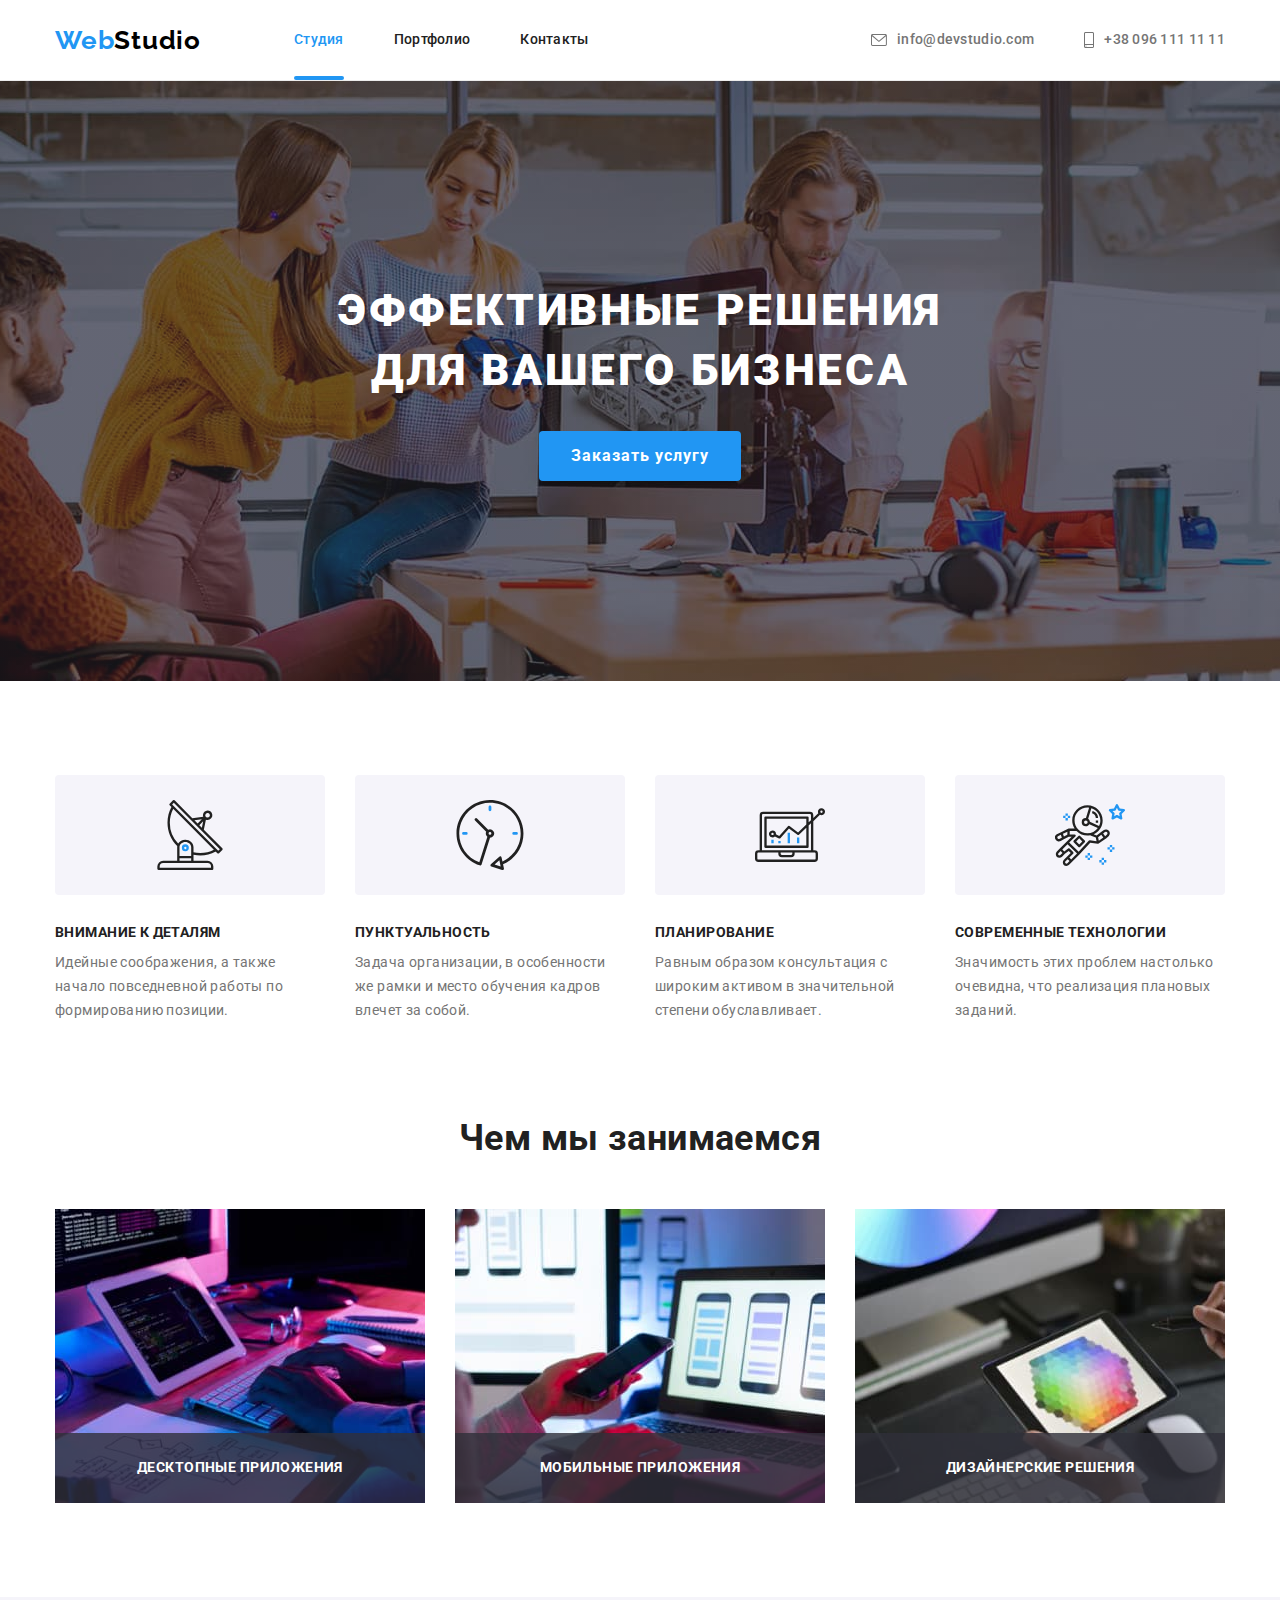
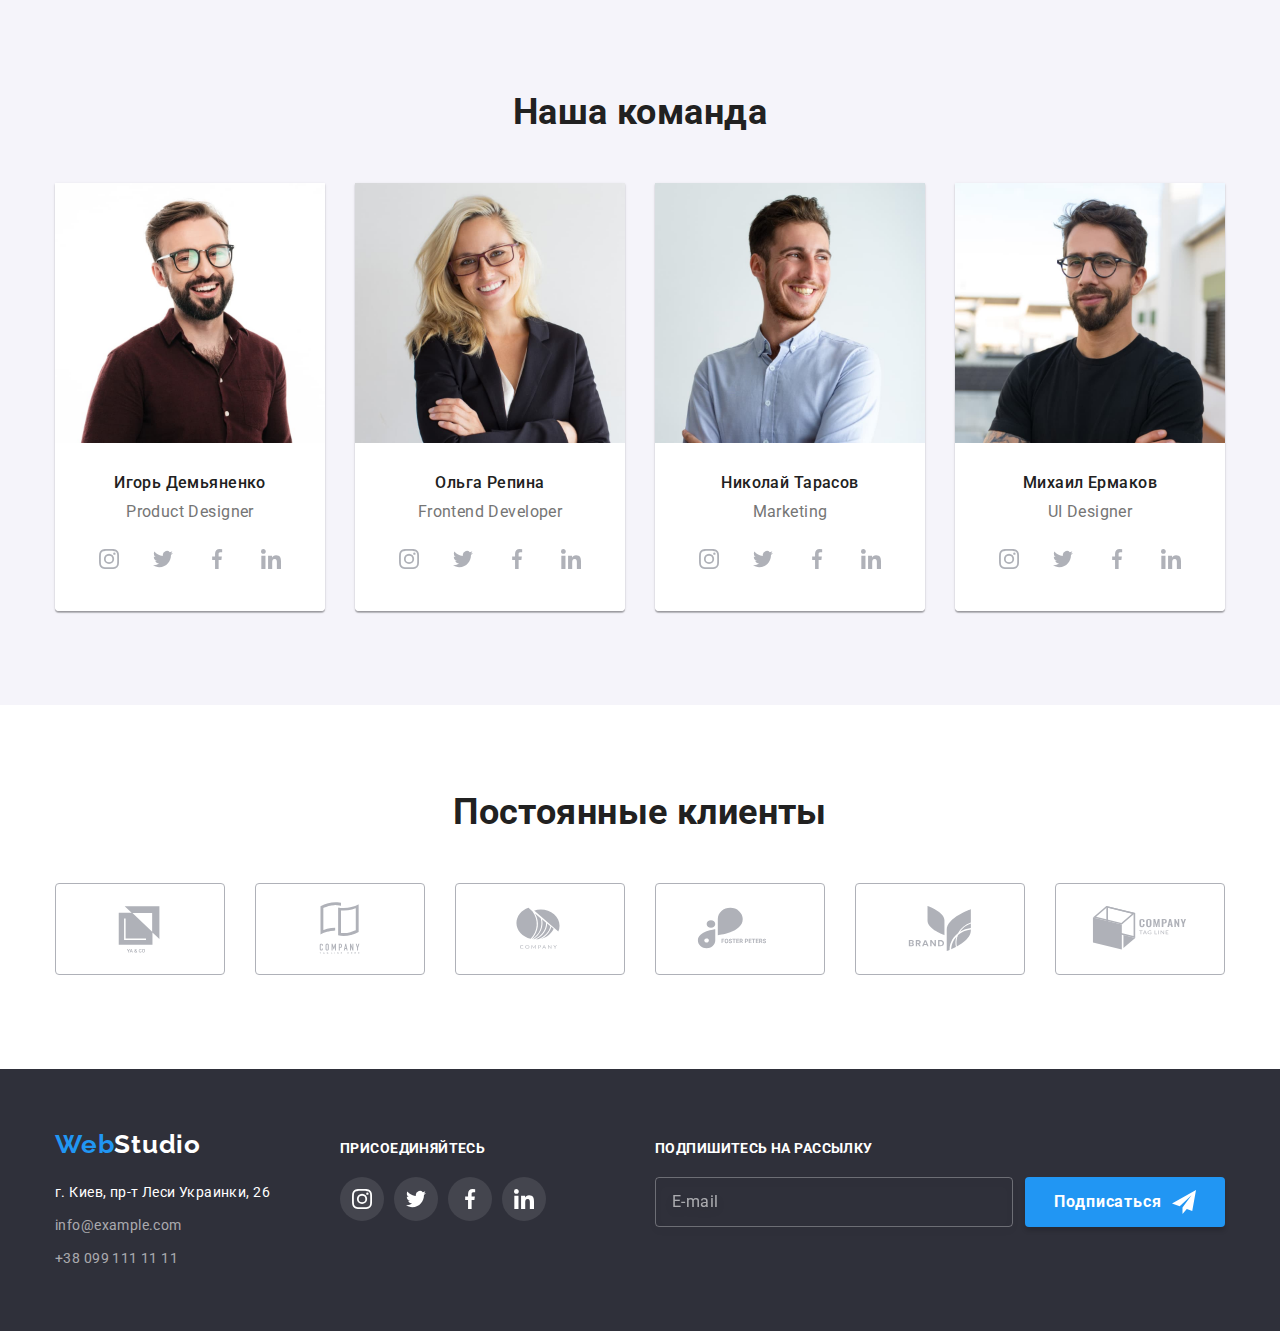
<file: index.html>
<!DOCTYPE html>
<html lang="ru">
<head>
    <meta charset="UTF-8">
    <meta http-equiv="X-UA-Compatible" content="IE=edge">
    <meta name="viewport" content="width=, initial-scale=1.0"> 
    <title>Document</title>
    <link rel="preconnect" href="https://fonts.googleapis.com">
    <link rel="preconnect" href="https://fonts.gstatic.com" crossorigin>
    <link href="https://fonts.googleapis.com/css2?family=Raleway:wght@700&family=Roboto:wght@400;500;700;900&display=swap"
        rel="stylesheet"> 
    <link rel="stylesheet" href="https://cdnjs.cloudflare.com/ajax/libs/modern-normalize/1.1.0/modern-normalize.min.css
"> 
    <link rel="stylesheet" href="./css/styles.css">
</head>
<body>
<header class="page-header">
    <div class="conteiner main-nav">
    <a href="./index.html" class="logo"><span class="web-logo">Web</span>Studio</a>
    <nav>
    <ul class="site-nav list">
        <li class="item"><a href="./index.html" class="link current">Студия</a></li>
        <li class="item"><a href="./portfolio.html" class="link">Портфолио</a></li>
        <li class="item"><a href="" class="link">Контакты</a></li>
    </ul>
    </nav>
    <ul class="contacts list">
        <li class="item">    
            <a href="mailto:info@devstudio.com" class="link"><svg class="envelope">
                <use href="./images/symbol-defs.svg#icon-envelope"></use>
            </svg>
                info@devstudio.com</a>
        </li>
        <li class="item"><a href="tel:+380961111111" class="link">
            <svg class="smartphone">
                <use href="./images/symbol-defs.svg#icon-smartphone"></use>
            </svg>
            +38 096 111 11 11</a>
        </li>
    </ul>
    </div>
</header> 
<main>
    <!-- Головна частина сайту -->
    <section class="main-part">
        <div class="conteiner">
        <h1 class="main-title">Эффективные решения <br /> для вашего бизнеса</h1>
        <button type="button" class="main-button" data-modal-open>Заказать услугу</button>
        </div>
        <div class="backdrop is-hidden" data-modal>
            <div class="modal">
                <button type="button" class="close-window" data-modal-close>
                <svg class="vector">
                    <use href="./images/symbol-defs.svg#icon-dagger"></use>
                </svg>
                </button>
                <p class="title-modal">Оставьте свои данные, мы вам перезвоним</p>
                <form class="form" autocomplete="off">
                    <label class="form-label">
                        <span class="text-form">Имя</span>
                        <input class="form-input" type="text" name="username" placeholder=" "/>
                        <span>
                            <svg class="icon-form">
                                <use href="./images/symbol-defs.svg#icon-person"></use>
                            </svg>
                        </span>
                    </label>
                    <label class="form-label">
                        <span class="text-form">Телефон</span>
                        <input class="form-input" type="tel" name="phone_number" placeholder=" " />
                        <span>
                            <svg class="icon-form">
                                <use href="./images/symbol-defs.svg#icon-phone"></use>
                            </svg>
                        </span>
                    </label>
                    <label class="form-label">
                        <span class="text-form">Почта</span>
                        <input class="form-input" type="email" name="email" placeholder=" " />
                        <span>
                            <svg class="icon-form">
                                <use href="./images/symbol-defs.svg#icon-email"></use>
                            </svg>
                        </span>
                    </label>
                    <label class="form-label coment">
                        <span class="text-form">Комментарий</span>
                        <textarea class="form-input text-coment" name="feedback" rows="7" placeholder="Введите текст"></textarea>
                    </label>
                    <label class="form-label checkbox">
                        <input class="form-input-checkbox visually-hidden" type="checkbox" name="agreement" value="agreement" />
                        <span class="text-checkbox">
                            Соглашаюсь с рассылкой и принимаю
                            <a class="form-link" href="">Условия договора</a>
                        </span>
                        <svg class="icon-choose">
                            <use href="./images/symbol-defs.svg#icon-choose"></use>
                        </svg>
                    </label>
                    <button class="button-send" type="submit">Отправить</button>
                    
                </form>
            </div>
        </div>
    </section>
    <!-- Особливості -->
    <section class="specifics section">
        <div class="conteiner specifics">
        <h2 class="title visually-hidden">Особенности</h2>
        <ul class="specifics-list list">
            <li class="specifics-item">
                <div class="specifics-icon">
                <svg class="icon" >
                    <use href="./images/symbol-defs.svg#icon-antenna"></use>
                </svg>
                </div>
                <h3 class="title-item">Внимание к деталям</h3>
                <p>Идейные соображения, а также начало повседневной работы по формированию позиции.</p>
            </li>
            <li class="specifics-item">
                <div class="specifics-icon">
                    <svg class="icon">
                        <use href="./images/symbol-defs.svg#icon-clock"></use>
                    </svg>
                </div>
                <h3 class="title-item">Пунктуальность</h3>
                <p>Задача организации, в особенности же рамки и место обучения кадров влечет за собой.</p>
            </li>
            <li class="specifics-item">
                <div class="specifics-icon">
                    <svg class="icon">
                        <use href="./images/symbol-defs.svg#icon-diagram"></use>
                    </svg>
                </div>
                <h3 class="title-item">Планирование</h3>
                <p>Равным образом консультация с широким активом в значительной степени обуславливает.</p>
            </li>
            <li class="specifics-item"> 
                <div class="specifics-icon">
                    <svg class="icon">
                        <use href="./images/symbol-defs.svg#icon-astronaut"></use>
                    </svg>
                </div>
                <h3 class="title-item">Современные технологии</h3>
                <p>Значимость этих проблем настолько очевидна, что реализация плановых заданий.</p>
            </li>
        </ul>
        </div>
    </section>
    <!-- Чим ми займаємося -->
    <section class="work section">
        <div class="conteiner">
        <h2 class="title">Чем мы занимаемся</h2>
        <ul class="list work-list">
            <li class="work-item item">
                <div class="work-card">
                <img src="./images/img1.jpg" alt="Человек работает за компьютером" width="370"/>
                <div class="work-discription">
                    <p class="work-text">Десктопные приложения</p>
                </div>
                </div>
            </li>
            <li class="work-item item">
                <div class="work-card">
                <img src="./images/img2.jpg" alt="Человек работает с телефоном" width="370"/>
                <div class="work-discription">
                    <p class="work-text">Мобильные приложения</p>
                </div>
                </div>
            </li>
            <li class="work-item item">
                <div class="work-card">
                <img src="./images/img3.jpg" alt="Человек работает за планшетом" width="370"/>
                <div class="work-discription">
                    <p class="work-text">Дизайнерские решения</p>
                </div>
                </div>
            </li>
        </ul>
        </div>
    </section>
    <!-- Наша команда -->
    <section class="workers section">
        <div class="conteiner">
        <h2 class="title">Наша команда</h2>
        <ul class="list workers-list">
            <li class="workers-item">
                <div class="card">
                <img src="./images/img4.jpg" alt="Фотография Игоря" width="270" />
                <div class="card-content">
                <h3 class="title-item">Игорь Демьяненко</h3>
                <p lang="en" class="profession">Product Designer</p>
                <ul class="list site-list">
                    <li class="site-item">
                        <a href="" class="link">
                            <svg class="icon-site">
                                <use href="./images/symbol-defs.svg#icon-instagram"></use>
                            </svg>
                        </a>
                    </li>
                    <li class="site-item">
                        <a href="" class="link">
                            <svg class="icon-site">
                                <use href="./images/symbol-defs.svg#icon-twitter"></use>
                            </svg>
                        </a>
                    </li>
                    <li class="site-item">
                        <a href="" class="link">
                            <svg class="icon-site">
                                <use href="./images/symbol-defs.svg#icon-facebook"></use>
                            </svg>
                        </a>
                    </li>
                    <li class="site-item">
                        <a href="" class="link">
                            <svg class="icon-site">
                                <use href="./images/symbol-defs.svg#icon-linkedin"></use>
                            </svg>
                        </a>
                    </li>
                </ul>

                </div>
                </div>
            </li>
            <li class="workers-item">
                <div class="card">
                <img src="./images/img5.jpg" alt="Фотография Ольги" width="270" /> 
                <div class="card-content">
                <h3 class="title-item">Ольга Репина</h3>
                <p lang="en" class="profession">Frontend Developer</p>
                <ul class="list site-list">
                    <li class="site-item">
                        <a href="" class="link">
                            <svg class="icon-site">
                                <use href="./images/symbol-defs.svg#icon-instagram"></use>
                            </svg>
                        </a>
                    </li>
                    <li class="site-item">
                        <a href="" class="link">
                            <svg class="icon-site">
                                <use href="./images/symbol-defs.svg#icon-twitter"></use>
                            </svg>
                        </a>
                    </li>
                    <li class="site-item">
                        <a href="" class="link">
                            <svg class="icon-site">
                                <use href="./images/symbol-defs.svg#icon-facebook"></use>
                            </svg>
                        </a>
                    </li>
                    <li class="site-item">
                        <a href="" class="link">
                            <svg class="icon-site">
                                <use href="./images/symbol-defs.svg#icon-linkedin"></use>
                            </svg>
                        </a>
                    </li>
                </ul>
                </div>
                </div>
            </li>
            <li class="workers-item">
                <div class="card">
                <img src="./images/img6.jpg" alt="Фотография Николая" width="270" />
                <div class="card-content">
                <h3 class="title-item">Николай Тарасов</h3>
                <p lang="en" class="profession">Marketing</p>
                <ul class="list site-list">
                    <li class="site-item">
                        <a href="" class="link">
                            <svg class="icon-site">
                                <use href="./images/symbol-defs.svg#icon-instagram"></use>
                            </svg>
                        </a>
                    </li>
                    <li class="site-item">
                        <a href="" class="link">
                            <svg class="icon-site">
                                <use href="./images/symbol-defs.svg#icon-twitter"></use>
                            </svg>
                        </a>
                    </li>
                    <li class="site-item">
                        <a href="" class="link">
                            <svg class="icon-site">
                                <use href="./images/symbol-defs.svg#icon-facebook"></use>
                            </svg>
                        </a>
                    </li>
                    <li class="site-item">
                        <a href="" class="link">
                            <svg class="icon-site">
                                <use href="./images/symbol-defs.svg#icon-linkedin"></use>
                            </svg>
                        </a>
                    </li>
                </ul>
                </div>
                </div>
            </li>
            <li class="workers-item">
                <div class="card">
                <img src="./images/img7.jpg" alt="Фотография Михаила" width="270" />
                <div class="card-content">
                <h3 class="title-item">Михаил Ермаков</h3>
                <p lang="en" class="profession">UI Designer</p>
                <ul class="list site-list">
                    <li class="site-item">
                        <a href="" class="link">
                            <svg class="icon-site">
                                <use href="./images/symbol-defs.svg#icon-instagram"></use>
                            </svg>
                        </a>
                    </li>
                    <li class="site-item">
                        <a href="" class="link">
                            <svg class="icon-site">
                                <use href="./images/symbol-defs.svg#icon-twitter"></use>
                            </svg>
                        </a>
                    </li>
                    <li class="site-item">
                        <a href="" class="link">
                            <svg class="icon-site">
                                <use href="./images/symbol-defs.svg#icon-facebook"></use>
                            </svg>
                        </a>
                    </li>
                    <li class="site-item">
                        <a href="" class="link">
                            <svg class="icon-site">
                                <use href="./images/symbol-defs.svg#icon-linkedin"></use>
                            </svg>
                        </a>
                    </li>
                </ul>
                </div>
                </div>
            </li>
        </ul>
        </div>
    </section>
    <!-- Постійні клієнти -->
    <section class="clients section">
        <div class="conteiner clients">
            <h2 class="title">Постоянные клиенты</h2>
            <ul class="list clients-list">
                <li class="clients-item">
                    <a href="" class="link">
                        <svg class="icon-client">
                            <use href="./images/symbol-defs.svg#icon-Logo6"></use>
                        </svg>
                    </a>
                </li>
                <li class="clients-item">
                    <a href="" class="link">
                        <svg class="icon-client">
                            <use href="./images/symbol-defs.svg#icon-Logo1"></use>
                        </svg>
                    </a>
                </li>
                <li class="clients-item">
                    <a href="" class="link">
                        <svg class="icon-client">
                            <use href="./images/symbol-defs.svg#icon-Logo2"></use>
                        </svg>
                    </a>
                </li>
                <li class="clients-item">
                    <a href="" class="link">
                        <svg class="icon-client">
                            <use href="./images/symbol-defs.svg#icon-Logo3"></use>
                        </svg>
                    </a>
                </li>
                <li class="clients-item">
                    <a href="" class="link">
                        <svg class="icon-client">
                            <use href="./images/symbol-defs.svg#icon-Logo4"></use>
                        </svg>
                    </a>
                </li>
                <li class="clients-item">
                    <a href="" class="link">
                        <svg class="icon-client">
                            <use href="./images/symbol-defs.svg#icon-Logo5"></use>
                        </svg>
                    </a>
                </li>
             
            </ul>

        </div>

    </section>
</main> 
<footer class="page-footer">
<div class="conteiner footer">
<div class="adress-footer">
<a href="./index.html" class="logo footer"><span class="web-logo">Web</span>Studio</a>
<address>
    <ul class="contacts-footer list">
    <li class="item"><a href="" class="link place">г. Киев, пр-т Леси Украинки, 26</a></li>
    <li class="item"><a href="mailto:info@example.com" class="link">info@example.com</a></li>
    <li class="item"><a href="tel:+380991111111" class="link">+38 099 111 11 11</a></li>
    </ul>
</address>
</div>
<div class="site-footer">
<p class="title-item footer">присоединяйтесь</p>
<ul class="list site-list">
    <li class="site-item footer">
        <a href="" class="link">
            <svg class="icon-site footer">
                <use href="./images/symbol-defs.svg#icon-instagram"></use>
            </svg>
        </a>
    </li>
    <li class="site-item footer">
        <a href="" class="link">
            <svg class="icon-site footer">
                <use href="./images/symbol-defs.svg#icon-twitter"></use>
            </svg>
        </a>
    </li>
    <li class="site-item footer">
        <a href="" class="link">
            <svg class="icon-site footer">
                <use href="./images/symbol-defs.svg#icon-facebook"></use>
            </svg>
        </a>
    </li>
    <li class="site-item footer">
        <a href="" class="link">
            <svg class="icon-site footer">
                <use href="./images/symbol-defs.svg#icon-linkedin"></use>
            </svg>
        </a>
    </li>
</ul>
</div>
<div class="follow">
    <p class="title-item footer">Подпишитесь на рассылку</p>
    <form class="follow-form" autocomplete="off">
    <label>
        <input class="input-follow" type="email" name="email" placeholder="E-mail"/>    
    </label>
    <button class="button-follow" type="submit">
        Подписаться
        <svg class="icon-follow">
            <use href="./images/symbol-defs.svg#icon-send"></use>
        </svg>
    </button>
    </form>

</div>
</div> 
</footer>
<script src="./js/modal.js"></script>
</body>
</html>
</file>
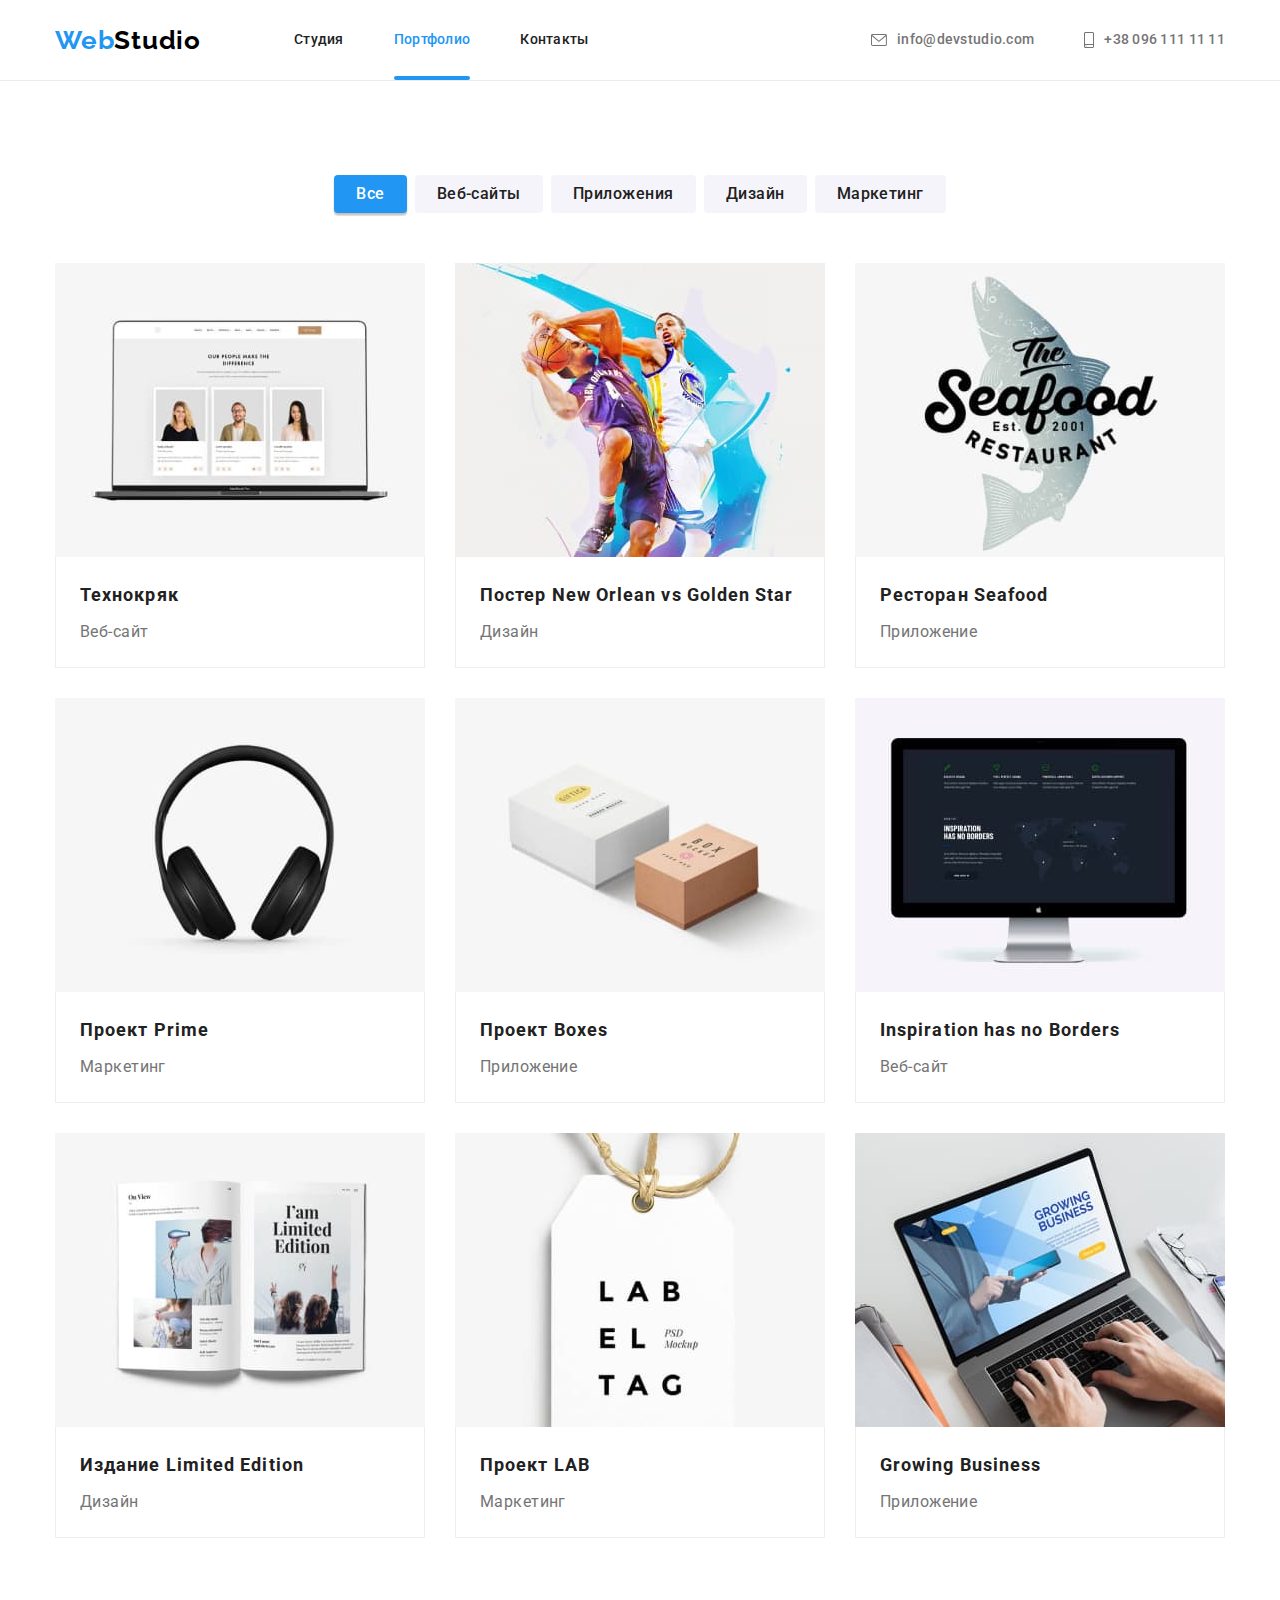
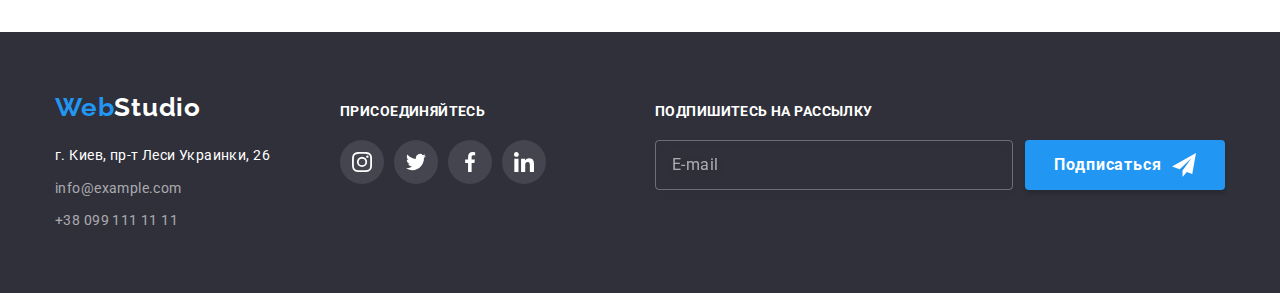
<file: portfolio.html>
<!DOCTYPE html>
<html lang="ru">
<head>
    <meta charset="UTF-8">
    <meta http-equiv="X-UA-Compatible" content="IE=edge">
    <meta name="viewport" content="width=device-width, initial-scale=1.0">
    <title>Portfolio</title>
    <link rel="preconnect" href="https://fonts.googleapis.com">
    <link rel="preconnect" href="https://fonts.gstatic.com" crossorigin>
    <link href="https://fonts.googleapis.com/css2?family=Raleway:wght@700&family=Roboto:wght@400;500;700;900&display=swap"
        rel="stylesheet">
    <link rel="stylesheet" href="https://cdnjs.cloudflare.com/ajax/libs/modern-normalize/1.1.0/modern-normalize.min.css
    ">
    <link rel="stylesheet" href="./css/styles.css">
</head>
<body>
<header class="page-header">
    <div class="conteiner main-nav">
        <a href="./index.html" class="logo"><span class="web-logo">Web</span>Studio</a>
        <nav>
            <ul class="site-nav list">
                <li class="item"><a href="./index.html" class="link">Студия</a></li>
                <li class="item"><a href="./portfolio.html" class="link current">Портфолио</a></li>
                <li class="item"><a href="" class="link">Контакты</a></li>
            </ul>
        </nav>
        <ul class="contacts list">
            <li class="item">
                <a href="mailto:info@devstudio.com" class="link"><svg class="envelope">
                        <use href="./images/symbol-defs.svg#icon-envelope"></use>
                    </svg>
                    info@devstudio.com</a>
            </li>
            <li class="item"><a href="tel:+380961111111" class="link">
                    <svg class="smartphone">
                        <use href="./images/symbol-defs.svg#icon-smartphone"></use>
                    </svg>
                    +38 096 111 11 11</a>
            </li>
        </ul>
    </div>
</header>
<main>
    <section class="example-page section">
        <div class="conteiner">
        <h1 class="main-title work visually-hidden">Примеры работ</h1>
        <ul class="filter list">
           <li class="filter-item"><button type="button" class="button-filter current">Все</button></li> 
            <li class="filter-item"><button type="button" class="button-filter">Веб-сайты</button></li>
            <li class="filter-item"><button type="button" class="button-filter">Приложения</button></li>
            <li class="filter-item"><button type="button" class="button-filter">Дизайн</button></li>
            <li class="filter-item"><button type="button" class="button-filter">Маркетинг</button></li>
        </ul>
        <ul class="example list">
            <li class="example-item">
                 <a href="" class="example-link">
                    <div class="example-picture">
                        <img src="./images/portfolio1.jpg" alt="Фотография веб-сайта" width="370">
                        <div class="text-hover">
                            <p>Технокряк это современная площадка распространения коронавируса. Компании используют эту платформу для цифрового
                                шпионажа и атак на защищённые сервера конкурентов.</p>
                        </div>
                    </div>
                    <div class="text">
                         <h2 class="work-title">Технокряк</h2>
                         <p class="example-text">Веб-сайт</p>
                    </div>
                </a>
                
            </li>
            <li class="example-item">
                <a href="" class="example-link">
                    <div class="example-picture">
                    <img src="./images/portfolio2.jpg" alt="Два баскетболиста" width="370">
                    <div class="text-hover">
                        <p>Технокряк это современная площадка распространения коронавируса. Компании используют эту платформу для цифрового
                            шпионажа и атак на защищённые сервера конкурентов.</p>
                    </div>
                    </div>
                    <div class="text">
                        <h2 class="work-title">Постер <span lang="en">New Orlean vs Golden Star</span></h2>
                        <p class="example-text">Дизайн</p>
                    </div>
                </a>         
            </li>
            <li class="example-item">
                <a href="" class="example-link">
                    <div class="example-picture">
                    <img src="./images/portfolio3.jpg" alt="Логотип ресторана" width="370">
                    <div class="text-hover">
                        <p>Технокряк это современная площадка распространения коронавируса. Компании используют эту платформу для цифрового
                            шпионажа и атак на защищённые сервера конкурентов.</p>
                    </div>
                    </div>
                    <div class="text">
                        <h2 class="work-title">Ресторан <span lang="en">Seafood</span></h2>
                        <p class="example-text">Приложение</p>
                    </div>
                </a>   
            </li>
            <li class="example-item">
                <a href="" class="example-link">
                    <div class="example-picture">
                    <img src="./images/portfolio4.jpg" alt="Наушники" width="370">
                    <div class="text-hover">
                        <p>Технокряк это современная площадка распространения коронавируса. Компании используют эту платформу для цифрового
                            шпионажа и атак на защищённые сервера конкурентов.</p>
                    </div>
                    </div>
                    <div class="text">
                        <h2 class="work-title">Проект <span lang="en">Prime</span></h2>
                        <p class="example-text">Маркетинг</p>
                    </div>
                </a>
            </li>
            <li class="example-item">
                <a href="" class="example-link">
                    <div class="example-picture">
                    <img src="./images/portfolio5.jpg" alt="Две коробки" width="370">
                    <div class="text-hover">
                        <p>Технокряк это современная площадка распространения коронавируса. Компании используют эту платформу для цифрового
                            шпионажа и атак на защищённые сервера конкурентов.</p>
                    </div>
                    </div>
                    <div class="text">
                        <h2 class="work-title">Проект <span lang="en">Boxes</span></h2>
                        <p class="example-text">Приложение</p>
                    </div>
                </a>
            </li>
            <li class="example-item">
                <a href="" class="example-link">
                    <div class="example-picture">
                    <img src="./images/portfolio6.jpg" alt="Монитор" width="370">
                    <div class="text-hover">
                        <p>Технокряк это современная площадка распространения коронавируса. Компании используют эту платформу для цифрового
                            шпионажа и атак на защищённые сервера конкурентов.</p>
                    </div>
                    </div>
                    <div class="text">
                         <h2 lang="en" class="work-title">Inspiration has no Borders</h2>
                         <p class="example-text">Веб-сайт</p>
                    </div>
                </a> 
            </li>
            <li class="example-item">
                <a href="" class="example-link">
                    <div class="example-picture">
                    <img src="./images/portfolio7.jpg" alt="Журнал" width="370">
                    <div class="text-hover">
                        <p>Технокряк это современная площадка распространения коронавируса. Компании используют эту платформу для цифрового
                            шпионажа и атак на защищённые сервера конкурентов.</p>
                    </div>
                    </div>
                    <div class="text">
                        <h2 class="work-title">Издание <span lang="en">Limited Edition</span></h2>
                        <p class="example-text">Дизайн</p>
                    </div>
                </a>
            </li>
            <li class="example-item">
                <a href="" class="example-link">
                    <div class="example-picture">
                    <img src="./images/portfolio8.jpg" alt="Илюстрацыя бирки" width="370">
                    <div class="text-hover">
                        <p>Технокряк это современная площадка распространения коронавируса. Компании используют эту платформу для цифрового
                            шпионажа и атак на защищённые сервера конкурентов.</p>
                    </div>
                    </div>
                    <div class="text">
                        <h2 class="work-title">Проект <span lang="en">LAB</span></h2>
                        <p class="example-text">Маркетинг</p>
                </div>
            </a>   
            </li>
            <li class="example-item">
                <a href="" class="example-link">
                    <div class="example-picture">
                    <img src="./images/portfolio9.jpg" alt="Ноутбук" width="370">
                    <div class="text-hover">
                        <p>Технокряк это современная площадка распространения коронавируса. Компании используют эту платформу для цифрового
                            шпионажа и атак на защищённые сервера конкурентов.</p>
                    </div>
                    </div>
                    <div class="text">
                        <h2 lang="en" class="work-title">Growing Business</h2>
                        <p class="example-text">Приложение</p>
                    </div>
                </a>   
            </li>
        </ul>
        </div>
    </section>
</main>
<footer class="page-footer">
    <div class="conteiner footer">
        <div class="adress-footer">
            <a href="./index.html" class="logo footer"><span class="web-logo">Web</span>Studio</a>
            <address>
                <ul class="contacts-footer list">
                    <li class="item"><a href="" class="link place">г. Киев, пр-т Леси Украинки, 26</a></li>
                    <li class="item"><a href="mailto:info@example.com" class="link">info@example.com</a></li>
                    <li class="item"><a href="tel:+380991111111" class="link">+38 099 111 11 11</a></li>
                </ul>
            </address>
        </div>
        <div class="site-footer">
            <p class="title-item footer">присоединяйтесь</p>
            <ul class="list site-list">
                <li class="site-item footer">
                    <a href="" class="link">
                        <svg class="icon-site footer">
                            <use href="./images/symbol-defs.svg#icon-instagram"></use>
                        </svg>
                    </a>
                </li>
                <li class="site-item footer">
                    <a href="" class="link">
                        <svg class="icon-site footer">
                            <use href="./images/symbol-defs.svg#icon-twitter"></use>
                        </svg>
                    </a>
                </li>
                <li class="site-item footer">
                    <a href="" class="link">
                        <svg class="icon-site footer">
                            <use href="./images/symbol-defs.svg#icon-facebook"></use>
                        </svg>
                    </a>
                </li>
                <li class="site-item footer">
                    <a href="" class="link">
                        <svg class="icon-site footer">
                            <use href="./images/symbol-defs.svg#icon-linkedin"></use>
                        </svg>
                    </a>
                </li>
            </ul>
        </div>
        <div class="follow">
            <p class="title-item footer">Подпишитесь на рассылку</p>
            <form class="follow-form" autocomplete="off">
                <label>
                    <input class="input-follow" type="email" name="email" placeholder="E-mail" />
                </label>
                <button class="button-follow" type="submit">
                    Подписаться
                    <svg class="icon-follow">
                        <use href="./images/symbol-defs.svg#icon-send"></use>
                    </svg>
                    </span>
                </button>
            </form>
        
        </div>
    </div>
</footer>
</body>
</html>
</file>
<file: css/styles.css>
:root {
  --primary-text-color: #757575;
  --title-text-color: #212121;
  --accent-color: #2196f3;
  --accent-color-button: #188ce8;
  --background-color: #ffffff;
  --banner-color: #c4c4c4;
  --section-color: #f5f4fa;
  --footer-color: #2f303a;
  --logo-color: #000000;
  --footer-contacts-color: rgba(255, 255, 255, 0.6);
  --boder-color: #ececec;
  --boder-color-portfolio: #eeeeee;
  --site-icon-color: #afb1b8;
  --boder-shadow: 0px 1px 3px rgba(0, 0, 0, 0.12),
    0px 1px 1px rgba(0, 0, 0, 0.14), 0px 2px 1px rgba(0, 0, 0, 0.2);
}

/* стиль сторінки */
body {
  background-color: var(--background-color);
  color: var(--primary-text-color);
  font-family: Roboto, sans-serif;
  font-size: 14px;
  line-height: 1.71;
  letter-spacing: 0.03em;
}

.conteiner {
  width: 1200px;
  padding-left: 15px;
  padding-right: 15px;
  margin: 0 auto;
}

.section {
  padding-top: 94px;
  padding-bottom: 94px;
}

.work.section {
  padding-top: 0;
  padding-bottom: 94px;
}

.visually-hidden {
  position: absolute;
  white-space: nowrap;
  width: 1px;
  height: 1px;
  overflow: hidden;
  border: 0;
  padding: 0;
  clip: rect(0 0 0 0);
  clip-path: inset(50%);
  margin: -1px;
}

/* логотип */
.logo {
  padding-top: 24px;
  padding-bottom: 24px;

  color: var(--logo-color);
  font-family: Raleway, sans-serif;
  font-weight: bold;
  font-size: 26px;
  line-height: 1.19;
  letter-spacing: 0.03em;
  text-decoration: none;
}

.web-logo {
  color: var(--accent-color);
}
.logo.footer {
  margin-bottom: 20px;
  padding: 0;
  color: var(--background-color);
}

/* списки */
.list {
  padding: 0;
  margin: 0;
  list-style: none;
}

/* Хеддер  */

.page-header {
  border-bottom: 1px solid var(--boder-color);
  padding-bottom: -1px;
}

/* навігація, контакти */
.main-nav {
  display: flex;
  align-items: center;
}

.site-nav .link,
.contacts .link {
  font-family: Roboto, sans-serif;
  font-weight: 500;
  font-size: 14px;
  line-height: 1.14;
  letter-spacing: 0.02em;
  text-decoration: none;
}

.site-nav {
  display: flex;
  margin-left: 93px;
}

.site-nav .item:not(:last-child) {
  margin-right: 50px;
}
.site-nav .link {
  position: relative;
  display: block;
  padding-top: 32px;
  padding-bottom: 32px;

  color: var(--title-text-color);
  transition: color 250ms cubic-bezier(0.4, 0, 0.2, 1);
}

.site-nav .current {
  color: var(--accent-color);
}

.contacts {
  display: flex;
  margin-left: auto;
  align-items: center;
}

.contacts .item:not(:last-child) {
  margin-right: 50px;
}

.contacts .link {
  display: flex;
  justify-content: center;
  align-items: center;
  padding-top: 32px;
  padding-bottom: 32px;

  color: var(--primary-text-color);
  transition: color 250ms cubic-bezier(0.4, 0, 0.2, 1);
}

.site-nav .link.current::after {
  content: "";
  position: absolute;
  left: 0;
  bottom: 0;
  display: block;
  width: 100%;
  height: 4px;
  border-radius: 2px;
  background-color: var(--accent-color);
}

.envelope {
  width: 16px;
  height: 12px;
  margin-right: 10px;
  fill: currentColor;
}

.smartphone {
  width: 10px;
  height: 16px;
  margin-right: 10px;
  fill: currentColor;
}

.site-nav .link:hover,
.site-nav .link:focus,
.contacts .link:hover,
.contacts .link:focus,
.contacts-footer .link:hover,
.contacts-footer .link:focus {
  color: var(--accent-color);
}

/* головна частина */
.main-part {
  max-width: 1600px;
  height: 600px;
  margin-left: auto;
  margin-right: auto;
  padding-top: 200px;
  padding-bottom: 200px;
  background-image: linear-gradient(
      to right,
      rgba(47, 48, 58, 0.4),
      rgba(47, 48, 58, 0.4)
    ),
    url("../images/banner.jpg");
  background-repeat: no-repeat;
  background-position: center;
  background-size: cover;
  background-color: var(--banner-color);
}

.main-title {
  margin-top: 0;
  margin-bottom: 30px;
  color: var(--background-color);
  font-weight: 900;
  font-size: 44px;
  line-height: 1.36;
  text-align: center;
  letter-spacing: 0.06em;
  text-transform: uppercase;
}
.main-button {
  border: 0;
  border-radius: 4px;
  padding: 10px 32px;
  min-width: 200px;
  margin-left: auto;
  margin-right: auto;

  background-color: var(--accent-color);
  color: var(--background-color);
  font-family: Roboto, sans-serif;
  font-weight: bold;
  font-size: 16px;
  line-height: 1.87;
  display: flex;
  align-items: center;
  text-align: center;
  letter-spacing: 0.06em;
  box-shadow: 0px 4px 4px rgba(0, 0, 0, 0.15);
  cursor: pointer;
  transition: background-color 250ms cubic-bezier(0.4, 0, 0.2, 1);
}

.main-button:hover,
.main-button:focus {
  background-color: var(--accent-color-button);
}

.backdrop {
  position: fixed;
  top: 0;
  left: 0;
  width: 100%;
  height: 100%;
  z-index: 1;
  background-color: rgba(0, 0, 0, 0.2);
  visibility: visible;
  opacity: 1;
  transition: opacity 250ms cubic-bezier(0.4, 0, 0.2, 1),
    visibility 250ms cubic-bezier(0.4, 0, 0.2, 1);
}

.backdrop.is-hidden {
  opacity: 0;
  pointer-events: none;
  visibility: hidden;
}

.backdrop.is-hidden > .modal {
  transform: translate(-50%, -50%) scale(0.9);
  opacity: 0;
}

.modal {
  position: absolute;
  top: 50%;
  left: 50%;
  padding: 40px;

  width: 528px;
  height: 581px;

  background-color: var(--background-color);
  box-shadow: 0px 1px 3px rgba(0, 0, 0, 0.12), 0px 1px 1px rgba(0, 0, 0, 0.14),
    0px 2px 1px rgba(0, 0, 0, 0.2);
  border-radius: 4px;

  transform: translate(-50%, -50%) scale(1);
  opacity: 1;

  transition: transform 250ms cubic-bezier(0.4, 0, 0.2, 1),
    opaсity 250ms cubic-bezier(0.4, 0, 0.2, 1);
}

.vector {
  width: 11px;
  height: 11px;
  transition: fill 250ms cubic-bezier(0.4, 0, 0.2, 1);
}

.close-window {
  display: flex;
  width: 30px;
  height: 30px;
  padding: 0;
  align-items: center;
  justify-content: center;
  position: absolute;
  top: 8px;
  right: 8px;

  background-color: var(--background-color);
  border-radius: 50%;
  border: 1px solid rgba(0, 0, 0, 0.1);
}

.close-window:hover .vector,
.close-window:focus .vector {
  fill: var(--accent-color);
}

.title-modal {
  margin: 0;
  margin-bottom: 12px;
  font-weight: bold;
  font-size: 20px;
  line-height: 1.15;
  text-align: center;
  color: var(--title-text-color);
}

.form {
  display: flex;
  flex-direction: column;
  justify-content: center;
  align-items: center;
}

.text-form {
  display: block;
  margin-top: 0;
  margin-bottom: 4px;
  font-size: 12px;
  line-height: 1.17;
  letter-spacing: 0.01em;
}

.form-label {
  display: block;
  width: 100%;
  position: relative;
  margin-bottom: 10px;
}

.form-label.coment {
  margin-bottom: 20px;
}

.form-input {
  display: block;
  width: 100%;
  height: 40px;
  padding: 11px 42px;
  border: 1px solid rgba(33, 33, 33, 0.2);
  box-sizing: border-box;
  border-radius: 4px;
  transition: border-color 250ms cubic-bezier(0.4, 0, 0.2, 1);
}

.form-label:focus-within .form-input,
.form-label:hover .form-input {
  border-color: var(--accent-color);
}

.form-label:focus-within .icon-form,
.form-label:hover .icon-form {
  fill: var(--accent-color);
}

.icon-form {
  display: block;
  width: 18px;
  height: 18px;
  position: absolute;
  bottom: 11px;
  left: 12px;
  transition: fill 250ms cubic-bezier(0.4, 0, 0.2, 1);
}

.form-input.text-coment {
  display: block;
  width: 100%;
  height: 120px;
  padding: 12px 16px;
}

.text-coment::placeholder {
  font-family: Roboto, sans-serif;
  font-style: normal;
  font-weight: normal;
  font-size: 12px;
  line-height: 1.17;
  letter-spacing: 0.01em;
  color: rgba(117, 117, 117, 0.5);
}
.form-label.checkbox {
  display: flex;
  margin-bottom: 30px;
  align-items: center;
  justify-content: center;
}

.text-checkbox {
  display: block;
  font-size: 14px;
  line-height: 1.71;
  margin: 0;
  margin-left: 20px;
}

.form-input-checkbox:checked ~ .icon-choose {
  background-color: var(--accent-color);
  border-color: var(--accent-color);
  background-origin: content-box;
}

.form-input-checkbox:focus ~ .icon-choose,
.form-label.checkbox:hover .icon-choose {
  border-color: var(--accent-color);
}

.form-link {
  color: var(--accent-color);
  margin: 0;
}
.icon-choose {
  position: absolute;
  top: 4px;
  left: 12px;
  width: 16px;
  height: 15px;
  background-color: var(--background-color);
  fill: var(--background-color);
  border-radius: 4px;
  border: 2px solid var(--title-text-color);
  transition: border-color 250ms cubic-bezier(0.4, 0, 0.2, 1);
}
.button-send {
  display: block;
  width: 200px;
  height: 50px;
  margin: 0;
  background-color: var(--accent-color);
  box-shadow: 0px 4px 4px rgba(0, 0, 0, 0.15);
  border: 0;
  border-radius: 4px;
  font-family: Roboto, sans-serif;
  font-weight: bold;
  font-size: 16px;
  line-height: 1.87;
  letter-spacing: 0.06em;
  color: var(--background-color);
  transition: background-color 250ms cubic-bezier(0.4, 0, 0.2, 1);
}

.button-send:hover,
.button-send:focus {
  background-color: var(--accent-color-button);
}
/* Секції - фон,текст */
.specifics-list {
  display: flex;
}

.specifics-item {
  width: 270px;
}

.specifics-item:not(:last-child) {
  margin-right: 30px;
}

.specifics-icon {
  display: flex;
  align-items: center;
  justify-content: center;
  width: 270px;
  height: 120px;
  margin-bottom: 30px;

  background: var(--section-color);
  border-radius: 4px;
}
.icon {
  width: 70px;
  height: 70px;
}

.title {
  margin-top: 0;
  margin-bottom: 50px;
  color: var(--title-text-color);
  font-weight: bold;
  font-size: 36px;
  line-height: 1.17;
  text-align: center;
}

.specifics-item .title-item {
  margin-top: 0;
  margin-bottom: 10px;
  color: var(--title-text-color);
  font-weight: bold;
  font-size: 14px;
  line-height: 1.14;
  text-transform: uppercase;
}
.specifics-item p {
  margin-top: 0;
  margin-bottom: 0;
}

/* чим займаємося */
.list.work-list {
  display: flex;
  margin-top: 50px;
}

.work-list .item:not(:last-child) {
  margin-right: 30px;
}

.work-card {
  position: relative;
}

.work-text {
  margin: 0;
  font-weight: bold;
  font-size: 14px;
  line-height: 1.14;
  text-align: center;
  letter-spacing: 0.03em;
  text-transform: uppercase;
  color: var(--background-color);
}

.work-discription {
  display: flex;
  position: absolute;
  left: 0;
  bottom: 0;
  width: 370px;
  height: 70px;
  background-color: rgba(47, 48, 58, 0.8);
  justify-content: center;
  align-items: center;
}
/* Наша команда */
.workers {
  background-color: var(--section-color);
}

.list.workers-list {
  display: flex;
}

.workers-item:not(:last-child) {
  margin-right: 30px;
}

img {
  display: block;
  max-width: 100%;
  height: auto;
}

.card {
  box-shadow: var(--boder-shadow);
  border-radius: 0px 0px 4px 4px;
  overflow: hidden;
}

.card-content {
  padding: 30px 32px;

  background-color: var(--background-color);
}

.workers-item .title-item {
  margin-bottom: 10px;
  margin-top: 0;
  color: var(--title-text-color);
  font-weight: 500;
  font-size: 16px;
  line-height: 1.19;
  text-align: center;
}

.workers-item .profession {
  margin-top: 0;
  margin-bottom: 16px;

  font-size: 16px;
  line-height: 1.19;
  text-align: center;
}

.site-list {
  display: flex;
  align-items: center;
  justify-content: center;
}

.site-item:not(:last-child) {
  margin-right: 10px;
}

.icon-site {
  width: 20px;
  height: 20px;
  fill: currentColor;
}

.site-item .link {
  display: flex;
  align-items: center;
  justify-content: center;
  width: 44px;
  height: 44px;
  border-radius: 50%;
  color: var(--site-icon-color);
  background-color: var(--background-color);
  transition: color 250ms cubic-bezier(0.4, 0, 0.2, 1),
    background-color 250ms cubic-bezier(0.4, 0, 0.2, 1);
}

.site-item .link:hover,
.site-item .link:focus {
  background-color: var(--accent-color);
  color: var(--background-color);
}

/* наші клієнти */
.clients.section {
  padding-top: 86px;
}

.clients-list {
  display: flex;
  align-items: center;
  justify-content: center;
}

.clients-item .link {
  display: flex;
  align-items: center;
  justify-content: center;
  width: 170px;
  height: 92px;
  color: var(--site-icon-color);
  border: 1px solid var(--site-icon-color);
  border-radius: 4px;
  transition: color 250ms cubic-bezier(0.4, 0, 0.2, 1),
    boder-color 250ms cubic-bezier(0.4, 0, 0.2, 1);
}
.clients-item:not(:last-child) {
  margin-right: 30px;
}

.icon-client {
  width: 106px;
  height: 60px;
  fill: currentColor;
}

.clients-item .link:hover,
.clients-item .link:focus {
  border-color: var(--accent-color);
  color: var(--accent-color);
}

/* футер */
.conteiner.footer {
  display: flex;
  align-items: baseline;
}
.page-footer {
  background-color: var(--footer-color);
  padding-top: 60px;
  padding-bottom: 60px;
}

.contacts-footer {
  display: flex;
  flex-direction: column;
  margin-top: 20px;
}

.contacts-footer .item:not(:last-child) {
  margin-bottom: 9px;
}

.contacts-footer .link {
  color: var(--footer-contacts-color);
  font-style: normal;
  font-size: 14px;
  line-height: 1.71;
  letter-spacing: 0.03em;
  text-decoration: none;

  transition: color 250ms cubic-bezier(0.4, 0, 0.2, 1);
}

.contacts-footer .place {
  color: var(--background-color);
  text-decoration: none;
}

/* іконки сайтів футер */

.site-footer {
  align-items: flex-start;
  margin-left: 70px;
}

.title-item.footer {
  font-size: 14px;
  font-weight: bold;
  line-height: 1.14;
  text-transform: uppercase;
  color: var(--background-color);
  margin-top: 0;
  margin-bottom: 20px;
}

.icon-site.footer {
  fill: var(--background-color);
}

.site-item.footer .link {
  display: flex;
  align-items: center;
  justify-content: center;
  width: 44px;
  height: 44px;
  border-radius: 50%;
  background-color: rgba(255, 255, 255, 0.1);
  transition: background-color 250ms cubic-bezier(0.4, 0, 0.2, 1);
}

.site-item.footer .link:hover,
.site-item.footer .link:focus {
  background-color: var(--accent-color);
}

.follow {
  margin-left: auto;
}

.follow-form {
  display: flex;
}

.input-follow {
  width: 358px;
  height: 50px;
  padding: 15px 16px;
  margin-right: 12px;
  background-color: transparent;
  color: var(--background-color);
  border: 1px solid rgba(255, 255, 255, 0.3);
  filter: drop-shadow(0px 4px 4px rgba(0, 0, 0, 0.15));
  border-radius: 4px;
}

.input-follow::placeholder {
  font-family: Roboto, sans-serif;
  font-size: 16px;
  line-height: 1.25;
  letter-spacing: 0.03em;
  color: rgba(255, 255, 255, 0.6);
}
.button-follow {
  display: flex;
  justify-content: center;
  align-items: center;
  width: 200px;
  height: 50px;
  background: var(--accent-color);
  border-radius: 4px;
  box-shadow: 0px 4px 4px rgba(0, 0, 0, 0.15);
  border: 0;

  font-weight: bold;
  font-size: 16px;
  line-height: 1.85;
  text-align: center;
  letter-spacing: 0.06em;
  color: var(--background-color);
  transition: background-color 250ms cubic-bezier(0.4, 0, 0.2, 1);
}

.button-follow:hover,
.button-follow:focus {
  background-color: var(--accent-color-button);
}
.icon-follow {
  width: 24px;
  height: 24px;
  margin-left: 10px;
}

/* Сторінка ПОРТФОЛІО */

/* фільтр */
.filter.list {
  display: flex;
  justify-content: center;
  margin-bottom: 50px;
}
.filter-item:not(:last-child) {
  margin-right: 8px;
}

.filter {
  list-style: none;
}
.button-filter {
  padding: 6px 22px;
  color: var(--title-text-color);
  background-color: var(--section-color);
  font-family: Roboto, sans-serif;
  font-weight: 500;
  font-size: 16px;
  line-height: 1.62;
  text-align: center;
  letter-spacing: 0.03em;
  cursor: pointer;
  border-radius: 4px;
  border: 0;
  transition: color 250ms cubic-bezier(0.4, 0, 0.2, 1),
    background-color 250ms cubic-bezier(0.4, 0, 0.2, 1),
    box-shadow 250ms cubic-bezier(0.4, 0, 0.2, 1);
}

.button-filter:hover,
.button-filter:focus,
.button-filter.current {
  background-color: var(--accent-color);
  color: var(--background-color);
  box-shadow: 0px 3px 1px rgba(0, 0, 0, 0.1), 0px 1px 2px rgba(0, 0, 0, 0.08),
    0px 2px 2px rgba(0, 0, 0, 0.12);
}

/* роботи */
.example.list {
  display: flex;
  flex-wrap: wrap;
}

.example-item {
  width: 370px;
  margin-right: 30px;
  margin-bottom: 30px;
}

.example-picture {
  position: relative;
  overflow: hidden;
}

.example-link {
  text-decoration: none;
  display: block;
  overflow: hidden;
  transition: box-shadow 250ms cubic-bezier(0.4, 0, 0.2, 1);
}

.example-link:hover,
.example-link:focus {
  box-shadow: 0px 1px 1px rgba(0, 0, 0, 0.12), 0px 4px 4px rgba(0, 0, 0, 0.06),
    1px 4px 6px rgba(0, 0, 0, 0.16);
}

.example-link:hover .text-hover,
.example-link:focus .text-hover {
  transform: translateY(0);
}

.example-item:nth-child(3n) {
  margin-right: 0;
}

.example-item:nth-last-child(-n + 3) {
  margin-bottom: 0;
}

.text {
  display: block;
  background-color: var(--background-color);
  padding: 20px 24px;

  border-bottom: 1px solid var(--boder-color-portfolio);
  border-left: 1px solid var(--boder-color-portfolio);
  border-right: 1px solid var(--boder-color-portfolio);
}

.example-text {
  margin-top: 0;
  margin-bottom: 0;

  font-size: 16px;
  line-height: 1.87;
  color: var(--primary-text-color);
}

.work-title {
  margin-top: 0;
  margin-bottom: 4px;
  color: var(--title-text-color);
  font-weight: 700;
  font-size: 18px;
  line-height: 2;
  letter-spacing: 0.06em;
}
.text-hover {
  position: absolute;
  top: 0;
  left: 0;
  padding: 63px 24px;

  background-color: rgba(33, 150, 243, 0.9);
  transform: translateY(100%);
  transition: transform 250ms cubic-bezier(0.4, 0, 0.2, 1);
}
.text-hover p {
  margin: 0;
  font-size: 18px;
  line-height: 1.56;

  color: var(--background-color);
}
</file>
